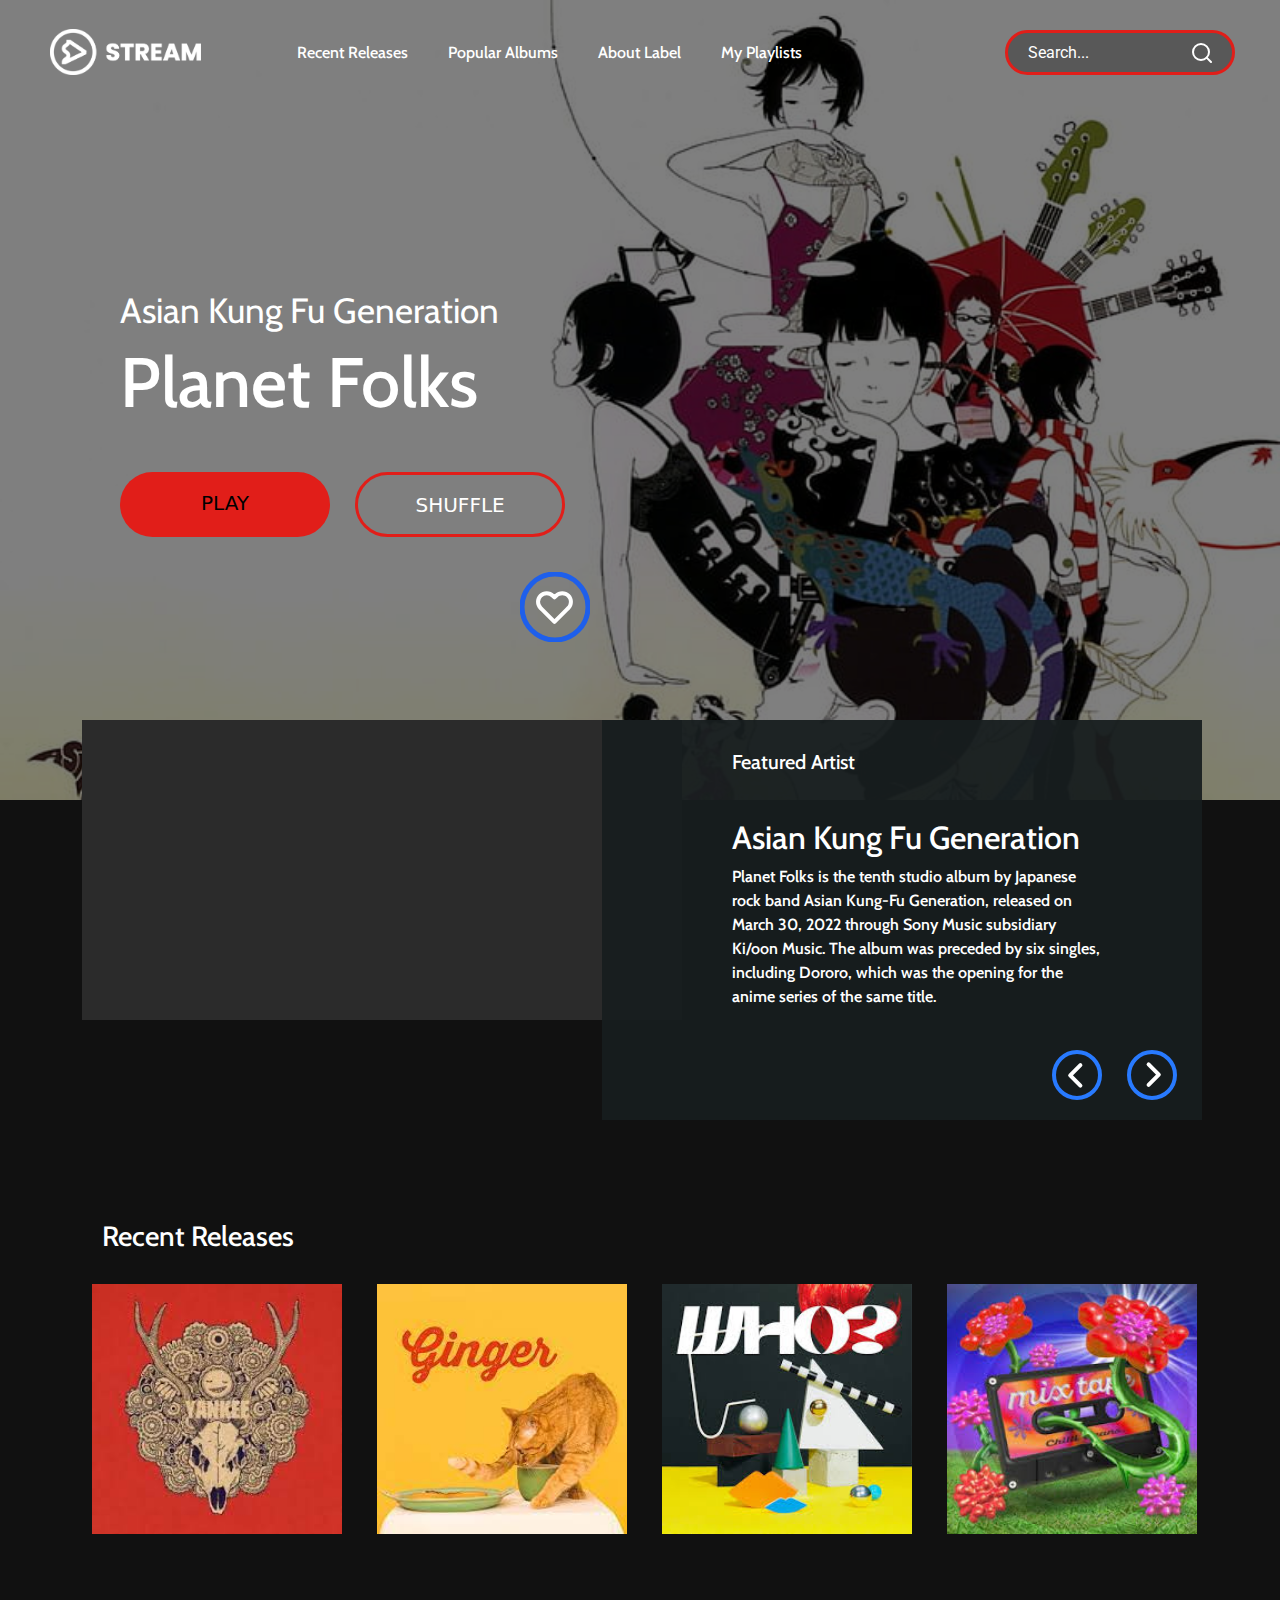
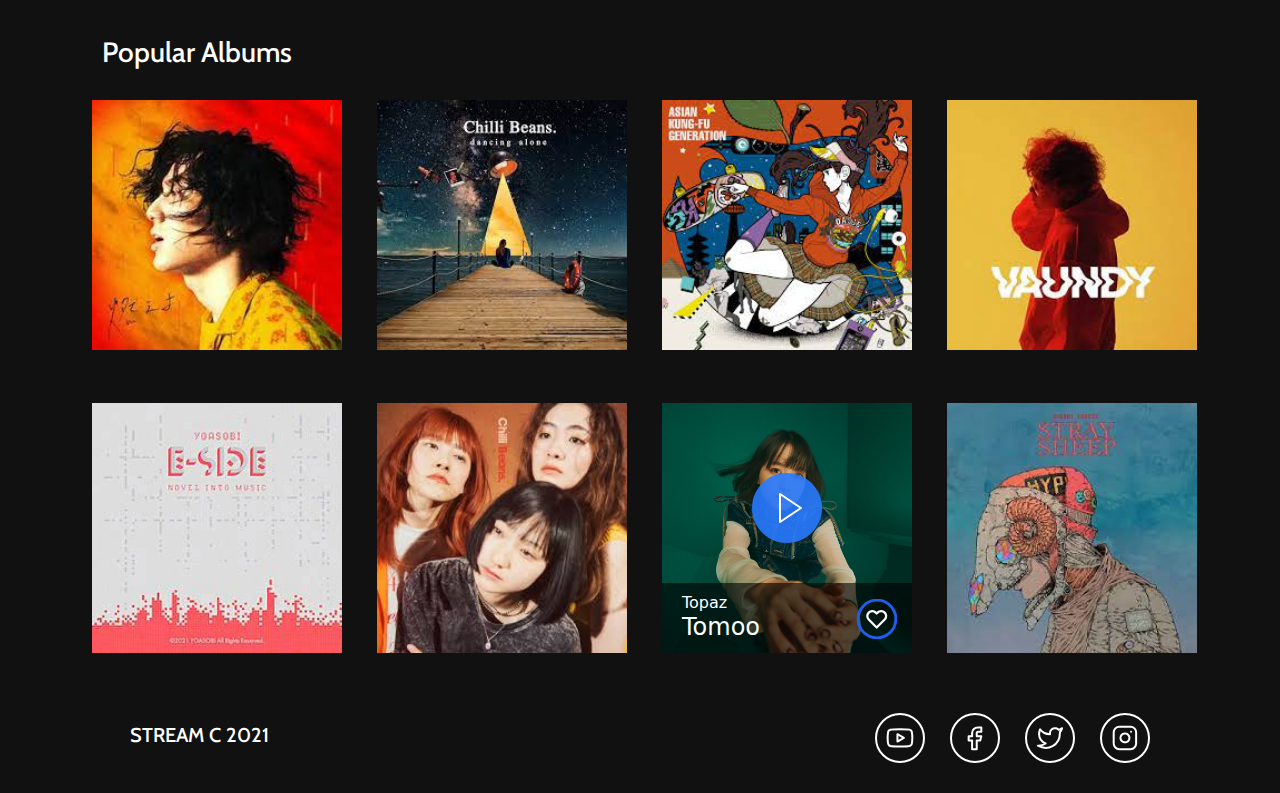
<file: index.html>
<!DOCTYPE html>
<html lang="en">
<head>
    <meta charset="UTF-8">
    <meta http-equiv="X-UA-Compatible" content="IE=edge">
    <meta name="viewport" content="width=device-width, initial-scale=1.0">
    <title>Page 1</title>

    <!--External Sources-->
    <link rel="stylesheet" href="https://cdn.jsdelivr.net/npm/bootstrap@5.2.3/dist/css/bootstrap.min.css">
    <script src="https://cdn.jsdelivr.net/npm/bootstrap@5.2.3/dist/js/bootstrap.min.js"></script>
    <link rel="preconnect" href="https://fonts.googleapis.com">
    <link rel="preconnect" href="https://fonts.gstatic.com" crossorigin>
    <link href="https://fonts.googleapis.com/css2?family=Cabin&family=Roboto:wght@400;700&display=swap" rel="stylesheet">
    <link href="https://fonts.googleapis.com/css2?family=Cabin&family=Roboto:wght@400;700&display=swap" rel="stylesheet">

    <!--Internal Sources-->
    <link rel="stylesheet" href="css/main.css">
 
</head>
<body>
    <header>
        <nav>
            <div class="container-fluid">
                <div class="row">
                <div class="col-2">
                    <div class="logo">
                        <a href="index.html"><img style="width: 80%;height: 80%;" src="assets/stream_logo_white.png" alt="company logo"></a>
                    </div>
                </div>
                <div class="col-7">
                    <div class="nav-con">
                        <ul>  
                            <a href="#txt"><li>Recent Releases</li></a>
                            <a href="#popular"><li>Popular Albums</li></a>
                            <a href="pages/about.html"><li>About Label</li></a>
                            <a href="pages/playlist.html"><li>My Playlists</li></a>  
                        </ul>
                    </div>
                </div>
                <div class="col-3">
                    <div class="button">
                        Search...
                        <img src="assets/search_icon.svg" alt="search icon">
                    </div>
                </div>
                </div>
            </div>
        </nav>
        <div class="overlay-header">
            <h3>Asian Kung Fu Generation</h3>
            <h1>Planet Folks</h1>

                <div class="btn inverted"><h5>PLAY</h5></div>
                <div class="btn normal"><h5>SHUFFLE</h5></div>
                <div class="btn-like">
                    <img src="assets/heart_icon.svg" alt="Heart Icon">
                </div>      
        </div> 
    </header>

    <div class="container">
        <div class="row">
            <div class="col-6">
                <div class="col-left">
                    <iframe style="position:relative; z-index: 2;" width="600" height="300" src="https://www.youtube.com/embed/L9jpMYn8q0g" title="YouTube video player" frameborder="0" allow="accelerometer; autoplay; clipboard-write; encrypted-media; gyroscope; picture-in-picture; web-share" allowfullscreen></iframe>
                </div>
            </div>
            <div class="col-6">
                <div class="col-right">
                    <div class="text">
                        <h5>Featured Artist</h5>
                        <h2>Asian Kung Fu Generation</h2>
                        <p>Planet Folks is the tenth studio album by Japanese rock band Asian Kung-Fu Generation, released on March 30, 2022 through Sony Music subsidiary Ki/oon Music. The album was preceded by six singles, including Dororo, which was the opening for the anime series of the same title.</p>
                    </div>
                    <div class="btn-slider">
                        <img src="assets/left_arrow_icon.svg" alt="left arrow icon">
                        <img src="assets/right_arrow_icon.svg" alt="right arrow icon">
                    </div>
                </div>
            </div>
        </div>
    <section>
        <div id="txt">
            <h3>Recent Releases</h3>
        </div>

        <div class="row">
            
                <div class="col-3">
                        <div class="col-box video-one">
                            <div class="overlay">
                                <div class="icon">
                                    <img src="assets/play_icon.svg" alt="play icon">
                                </div>
                                
                                <div class="content">
                                    <div class="skrif">
                                        <p>Yankee</p>
                                        <h4>Kenshi Yonezu</h4>
                                    </div>
                                    <div class="like">
                                        <img style="width: 40px; height: 40px;"src="assets/heart_icon.svg" alt="Heart Icon">
                                    </div> 
                                </div>  
                            </div>
                        </div>
                </div>
                <div class="col-3">
                    <div class="col-box two">
                        <div class="overlay">
                            <div class="icon">
                                <img src="assets/play_icon.svg" alt="play icon">
                            </div>
                            
                            <div class="content">
                                <div class="skrif">
                                    <p>Ginger</p>
                                    <h4>Tomoo</h4>
                                </div>
                                <div class="like">
                                    <img style="width: 40px; height: 40px;" src="assets/heart_icon.svg" alt="Heart Icon">
                                </div> 
                            </div> 
                        </div>
                    </div>
                </div>
                <div class="col-3">
                    <div class="col-box three">
                        <div class="overlay">
                            <div class="icon">
                                <img src="assets/play_icon.svg" alt="play icon">
                            </div>
                            
                            <div class="content">
                                <div class="skrif">
                                    <p>Who?</p>
                                    <h4>Ikimono Gakari</h4>
                                </div>
                                <div class="like">
                                    <img style="width: 40px; height: 40px;" src="assets/heart_icon.svg" alt="Heart Icon">
                                </div> 
                            </div>  
                        </div>
                    </div>
                </div>
                <div class="col-3">
                    <div class="col-box four">
                        <div class="overlay">
                            <div class="icon">
                                <img src="assets/play_icon.svg" alt="play icon">
                            </div>
                            
                            <div class="content">
                                <div class="skrif">
                                    <p>Mix Tape</p>
                                    <h4>Chilli Beans</h4>
                                </div>
                                <div class="like">
                                    <img style="width: 40px; height: 40px;"src="assets/heart_icon.svg" alt="Heart Icon">
                                </div> 
                            </div> 
                        </div>
                    </div>
                </div>
            
        </div>
    </section>
    <section>
        <div id="popular">
            <h3>Popular Albums</h3>
        </div>

        <div class="row">
                <div class="col-3">
                    <div class="col-box video-two">
                        <div class="overlay">
                            <div class="icon">
                                <img src="assets/play_icon.svg" alt="play icon">
                            </div>
                            
                            <div class="content">
                                <div class="skrif">
                                    <p>Love All Serve All</p>
                                    <h4>Fuji Kaze</h4>
                                </div>
                                <div class="like">
                                    <img style="width: 40px; height: 40px;" src="assets/heart_icon.svg" alt="Heart Icon">
                                </div> 
                            </div>   
                        </div>
                    </div>
                </div>
                <div class="col-3">
                    <div class="col-box iitwo">
                        <div class="overlay">
                            <div class="icon">
                                <img src="assets/play_icon.svg" alt="play icon">
                            </div>
                            
                            <div class="content">
                                <div class="skrif">
                                    <p>Dance Alone</p>
                                    <h4>Chilli Beans</h4>
                                </div>
                                <div class="like">
                                    <img style="width: 40px; height: 40px;" src="assets/heart_icon.svg" alt="Heart Icon">
                                </div> 
                            </div> 
                        </div>
                    </div>
                </div>
                <div class="col-3">
                    <div class="col-box iithree">
                        <div class="overlay">
                            <div class="icon">
                                <img src="assets/play_icon.svg" alt="play icon">
                            </div>
                            
                            <div class="content">
                                <div class="skrif">
                                    <p>荒野を歩け</p>
                                    <h4>Asian Kung Fu...</h4>
                                </div>
                                <div class="like">
                                    <img style="width: 40px; height: 40px;" src="assets/heart_icon.svg" alt="Heart Icon">
                                </div> 
                            </div> 
                        </div>
                    </div>
                </div>
                <div class="col-3">
                    <div class="col-box iifour">
                        <div class="overlay">
                            <div class="icon">
                                <img src="assets/play_icon.svg" alt="play icon">
                            </div>
                            
                            <div class="content">
                                <div class="skrif">
                                    <p>Strobo</p>
                                    <h4>Vaundy</h4>
                                </div>
                                <div class="like">
                                    <img style="width: 40px; height: 40px;" src="assets/heart_icon.svg" alt="Heart Icon">
                                </div> 
                            </div> 
                        </div>
                    </div>
           
        </div>
        </div>

        <div class="row">
            
                <div class="col-3">
                        <div class="col-box video-three">
                            <div class="overlay">
                                <div class="icon">
                                    <img src="assets/play_icon.svg" alt="play icon">
                                </div>
                                
                                <div class="content">
                                    <div class="skrif">
                                        <p>E-Side</p>
                                        <h4>Yoasobi</h4>
                                    </div>
                                    <div class="like">
                                        <img style="width: 40px; height: 40px;"src="assets/heart_icon.svg" alt="Heart Icon">
                                    </div> 
                                </div> 
                            </div>
                        </div>
                </div>
                <div class="col-3">
                        <div class="col-box iiione">
                            <div class="overlay">
                                <div class="icon">
                                    <img src="assets/play_icon.svg" alt="play icon">
                                </div>
                                
                                <div class="content">
                                    <div class="skrif">
                                        <p>Chilli Beans</p>
                                        <h4>Chilli Beans</h4>
                                    </div>
                                    <div class="like">
                                        <img style="width: 40px; height: 40px;"src="assets/heart_icon.svg" alt="Heart Icon">
                                    </div> 
                                </div> 
                            </div>
                        </div>
                </div>

            <!--IDK what happened here bro-->

                <div class="col-3">
                        <div class="col-box tomoo">
                            <div class="icon">
                                <img src="assets/play_icon.svg" alt="play icon">
                            </div>
                            
                            <div class="content">
                                <div class="skrif">
                                    <p>Topaz</p>
                                    <h4>Tomoo</h4>
                                </div>
                                <div class="like">
                                    <img style="width: 40px; height: 40px;" src="assets/heart_icon.svg" alt="Heart Icon">
                                </div> 
                            </div> 
                        </div>
                </div>
                <div class="col-3">
                        <div class="col-box iiithree">
                            <div class="overlay">
                                <div class="icon">
                                    <img src="assets/play_icon.svg" alt="play icon">
                                </div>
                                
                                <div class="content">
                                    <div class="skrif">
                                        <p>Sheep</p>
                                        <h4>Kenshi Yonezu</h4>
                                    </div>
                                    <div class="like">
                                        <img style="width: 40px; height: 40px;" src="assets/heart_icon.svg" alt="Heart Icon">
                                    </div> 
                                </div> 
                            </div>
                        </div>
                </div>
        </div>
    </section>
    </div>    

    <footer>
        <div class="text">
            <h5>STREAM C 2021</h5>
        </div>
        <div class="socials">
            <a href="https://www.youtube.com/" target="blank"><img src="assets/youtube_icon.svg" alt=""></a>
            <a href="https://www.facebook.com/" target="blank"><img src="assets/facebook_icon.svg" alt=""></a>
            <a href="https://twitter.com/" target="blank"><img src="assets/twitter_icon.svg" alt=""></a>
            <a href="https://www.instagram.com/" target="blank"><img src="assets/instagram_icon.svg" alt=""></a>
        </div>
    </footer> 
</body>
</html>

<!--I'm going to sleep now TT-->
</file>
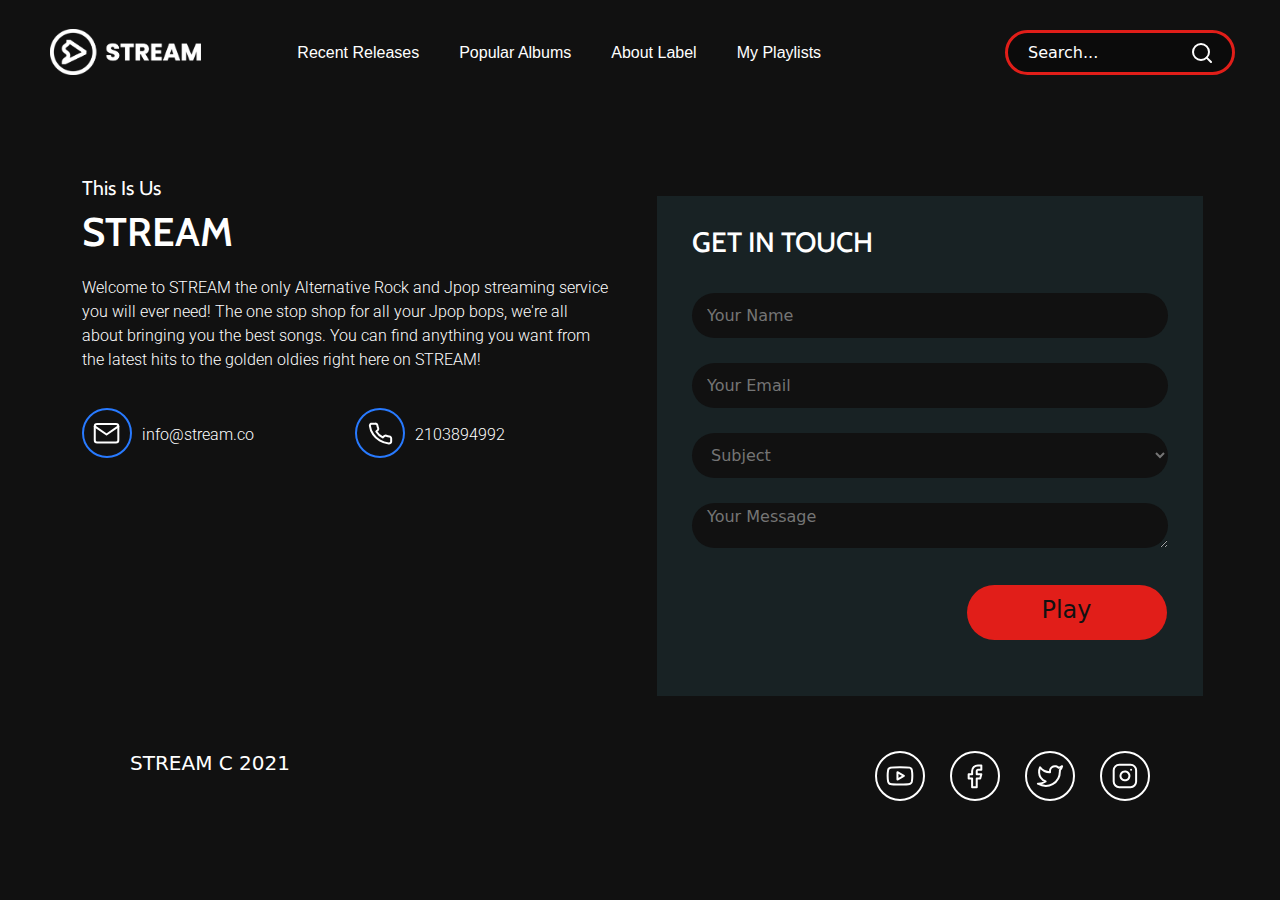
<file: pages/about.html>
<!DOCTYPE html>
<html lang="en">
<head>
    <meta charset="UTF-8">
    <meta http-equiv="X-UA-Compatible" content="IE=edge">
    <meta name="viewport" content="width=device-width, initial-scale=1.0">
    <title>About Us</title>

    <!--External Sources-->
    <link rel="stylesheet" href="https://cdn.jsdelivr.net/npm/bootstrap@5.2.3/dist/css/bootstrap.min.css">
    <script src="https://cdn.jsdelivr.net/npm/bootstrap@5.2.3/dist/js/bootstrap.min.js"></script>
    <link rel="preconnect" href="https://fonts.googleapis.com">
    <link rel="preconnect" href="https://fonts.gstatic.com" crossorigin>
    <link href="https://fonts.googleapis.com/css2?family=Cabin&family=Roboto:wght@400;700&display=swap" rel="stylesheet">
    <link href="https://fonts.googleapis.com/css2?family=Cabin&family=Roboto:wght@400;700&display=swap" rel="stylesheet">

    <!--Internal Sources-->
    <link rel="stylesheet" href="../css/about.css">
 
</head>
<body>
    <nav>
        <div class="container-fluid">
            <div class="row">
            <div class="col-2">
                <div class="logo">
                    <a href="../index.html"><img style="width: 80%;height: 80%;" src="../assets/stream_logo_white.png" alt="company logo"></a>
                </div>
            </div>
            <div class="col-7">
                <div class="nav-con">
                    <ul>  
                        <li>Recent Releases</li>
                        <li>Popular Albums</li>
                        <a href="about.html"><li class="active">About Label</li></a>
                        <a href="../pages/playlist.html"><li>My Playlists</li></a>  
                    </ul>
                </div>
            </div>
            <div class="col-3">
                <div class="button">
                    Search...
                    <img src="../assets/search_icon.svg" alt="search icon">
                </div>
            </div>
            </div>
        </div>
    </nav>  

    <div class="container">
        <div class="row">
            <div class="col-6">
                <div class="about-box">
                    <h5>This Is Us</h5>
                    <h1>STREAM</h1>
                    <p>Welcome to STREAM the only Alternative Rock and Jpop streaming service you will ever need! The one stop shop for all your Jpop bops, we're all about bringing you the best songs. You can find anything you want from the latest hits to the golden oldies right here on STREAM!</p>
                    <div class="media-box">
                        <div class="email-box">
                            <img src="../assets/email_icon.svg">
                            <p>info@stream.co</p>
                        </div>
                        <div class="phone-box">
                            <img src="../assets/phone_icon.svg">
                            <p>2103894992</p>
                        </div>
                    </div>
                    <div class="map-box">
                        <iframe style="width: 100%; height: 217px;" src="https://www.google.com/maps/embed?pb=!1m18!1m12!1m3!1d3589.3210306023393!2d28.20736471484329!3d-25.891815057633426!2m3!1f0!2f0!3f0!3m2!1i1024!2i768!4f13.1!3m3!1m2!1s0x1e956608911ce097%3A0x519896b4b6eda40a!2sOpen%20Window!5e0!3m2!1sen!2sza!4v1681032103515!5m2!1sen!2sza" width="600" height="450" style="border:0;" allowfullscreen="" loading="lazy" referrerpolicy="no-referrer-when-downgrade"></iframe>
                    </div>
                </div>
            </div>
            <div class="col-6">
                <div class="contact-box">
                    <form>
                        <h3>GET IN TOUCH</h3>  
                        <input class="input-el" type="text" placeholder="Your Name">
                        <input class="input-el" type="email" placeholder="Your Email" required>
                        <select class="input-el">
                          <option>Subject</option>
                          <option>Subject 1</option>
                          <option>Subject 2</option>
                        </select>
                        <textarea row= "3" class="input-el area" placeholder="Your Message"></textarea>
                        <button class="btn-el" type="submit" selected="selected"><h4>Play</h4></button>
                      </form>
                </div>
            </div>
        </div> 
     </div>    
     <footer>
        <div class="text">
            <h5>STREAM C 2021</h5>
        </div>
        <div class="socials">
            <a href="https://www.youtube.com/" target="blank"><img src="../assets/youtube_icon.svg" alt=""></a>
            <a href="https://www.facebook.com/" target="blank"><img src="../assets/facebook_icon.svg" alt=""></a>
            <a href="https://twitter.com/" target="blank"><img src="../assets/twitter_icon.svg" alt=""></a>
            <a href="https://www.instagram.com/" target="blank"><img src="../assets/instagram_icon.svg" alt=""></a>
        </div>
    </footer> 
</body>
</html>
</file>
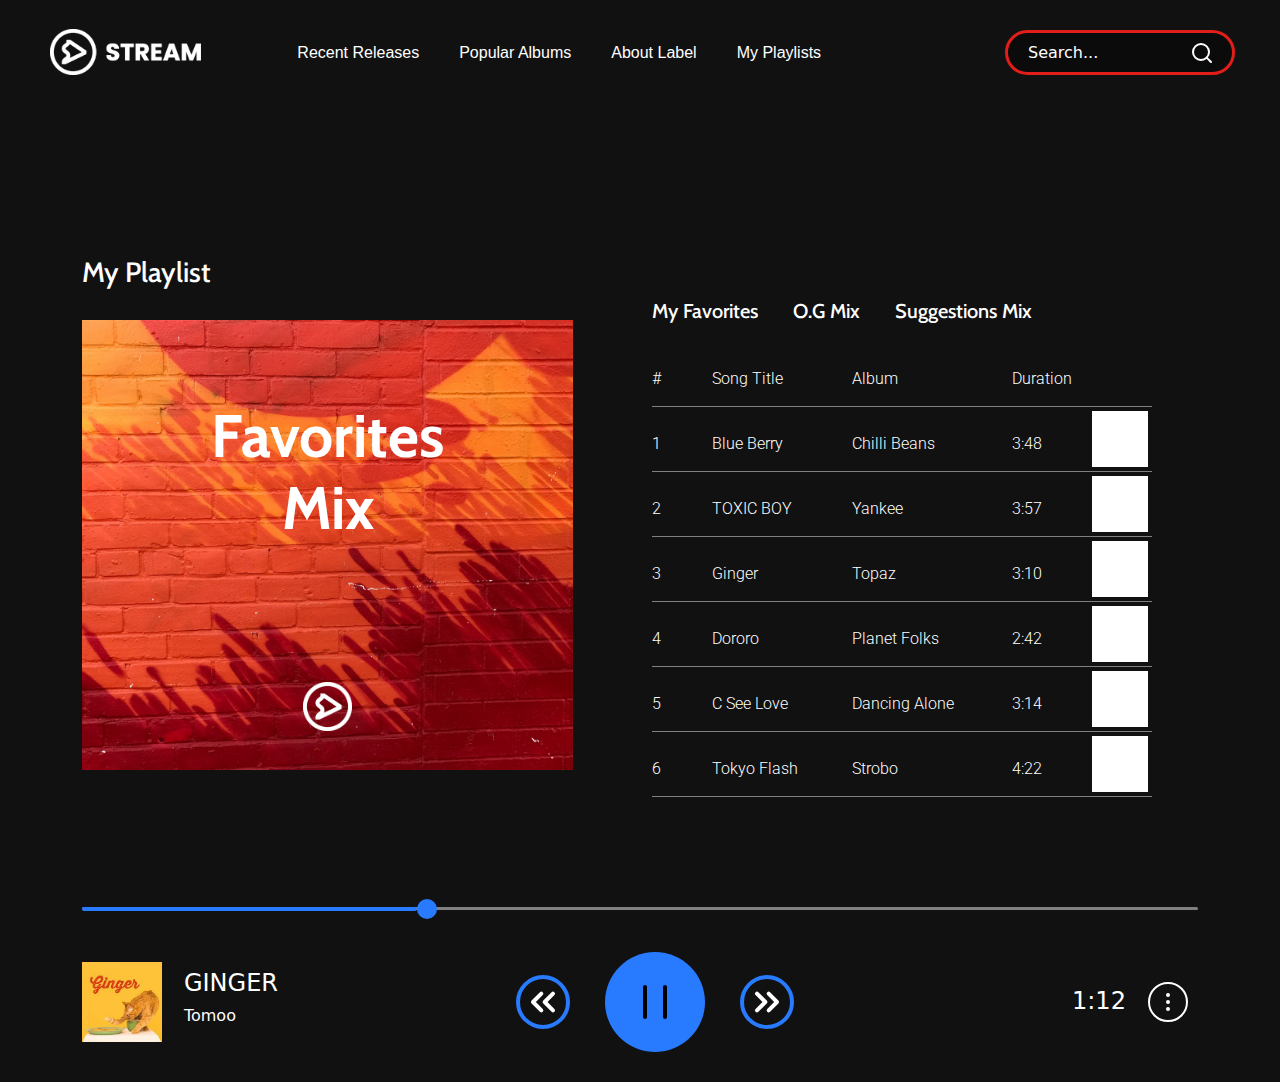
<file: pages/playlist.html>
<!DOCTYPE html>
<html lang="en">
<head>
    <meta charset="UTF-8">
    <meta http-equiv="X-UA-Compatible" content="IE=edge">
    <meta name="viewport" content="width=device-width, initial-scale=1.0">
    <title>Page 1</title>

    <!--External Sources-->
    <link rel="stylesheet" href="https://cdn.jsdelivr.net/npm/bootstrap@5.2.3/dist/css/bootstrap.min.css">
    <script src="https://cdn.jsdelivr.net/npm/bootstrap@5.2.3/dist/js/bootstrap.min.js"></script>
    <link rel="preconnect" href="https://fonts.googleapis.com">
    <link rel="preconnect" href="https://fonts.gstatic.com" crossorigin>
    <link href="https://fonts.googleapis.com/css2?family=Cabin&family=Roboto:wght@400;700&display=swap" rel="stylesheet">
    <link href="https://fonts.googleapis.com/css2?family=Cabin&family=Roboto:wght@400;700&display=swap" rel="stylesheet">

    <!--Internal Sources-->
    <link rel="stylesheet" href="../css/playlist.css">
 
</head>
<body>
    <nav>
        <div class="container-fluid">
            <div class="row">
            <div class="col-2">
                <div class="logo">
                    <a href="../index.html"><img style="width: 80%;height: 80%;" src="../assets/stream_logo_white.png" alt="company logo"></a>
                </div>
            </div>
            <div class="col-7">
                <div class="nav-con">
                    <ul>  
                        <li>Recent Releases</li>
                        <li>Popular Albums</li>
                        <a href="../pages/about.html"><li>About Label</li></a>
                        <a href="playlist.html"><li>My Playlists</li></a>  
                    </ul>
                </div>
            </div>
            <div class="col-3">
                <div class="button">
                    Search...
                    <img src="../assets/search_icon.svg" alt="search icon">
                </div>
            </div>
            </div>
        </div>
    </nav>
       
    <div class="container">
        <div class="row">
            <div class="col-6">
                <div id="play">
                    <h3>My Playlist</h3>
                </div>
                <div class="favorite">
                    <div class="inside">
                        <h1>Favorites <br> Mix</h1>
                        <img style="width: 10%; height: 10%;" src="../assets/stream_small_logo_white.png" alt="logo">
                    </div>
                </div>
            </div>
            <div class="col-6">
                <div class="table">
                    <div class="tab-titles">
                        <p>My Favorites</p>
                        <p>O.G Mix</p>
                        <p>Suggestions Mix</p>
                    </div>
                    <div class="songs">
                        <div class="colms num">#</div>
                        <div class="colms title">Song Title</div>
                        <div class="colms album">Album</div>
                        <div class="colms time">Duration</div>
                    </div>
                    <div class="songs">
                        <div class="colms num">1</div>
                        <div class="colms title">Blue Berry</div>
                        <div class="colms album">Chilli Beans</div>
                        <div class="colms time">3:48</div>
                        <div class="colms dots">
                            <img src="../assets/options_media_icon.svg">
                        </div>
                        <div ></div>
                    </div>
                    <div class="songs">
                        <div class="colms num">2</div>
                        <div class="colms title">TOXIC BOY</div>
                        <div class="colms album">Yankee</div>
                        <div class="colms time">3:57</div>
                        <div class="colms dots">
                            <img src="../assets/options_media_icon.svg">
                        </div>
                    </div>
                    <div class="songs">
                        <div class="colms num">3</div>
                        <div class="colms title">Ginger</div>
                        <div class="colms album">Topaz</div>
                        <div class="colms time">3:10</div>
                        <div class="colms dots">
                            <img src="../assets/options_media_icon.svg">
                        </div>
                    </div>
                    <div class="songs">
                        <div class="colms num">4</div>
                        <div class="colms title">Dororo</div>
                        <div class="colms album">Planet Folks</div>
                        <div class="colms time">2:42</div>
                        <div class="colms dots">
                            <img src="../assets/options_media_icon.svg">
                        </div>
                    </div>
                    <div class="songs">
                        <div class="colms num">5</div>
                        <div class="colms title">C See Love</div>
                        <div class="colms album">Dancing Alone</div>
                        <div class="colms time">3:14</div>
                        <div class="colms dots">
                            <img src="../assets/options_media_icon.svg">
                        </div>
                    </div>
                    <div class="songs">
                        <div class="colms num">6</div>
                        <div class="colms title">Tokyo Flash</div>
                        <div class="colms album">Strobo</div>
                        <div class="colms time">4:22</div>
                        <div class="colms dots">
                            <img src="../assets/options_media_icon.svg">
                        </div>
                    </div>
                </div>
            </div>

            <div class="line-element">
                <div class="line">
                    <div class="line-fill"></div>
                </div>
                <div class="marker"></div>
            </div>

            <div class="col-4">
                <div class="thumb">
        
                </div>
                <div class="thumb-text">
                    <h4>GINGER</h4>
                    <h6>Tomoo</h6>
                </div>
            </div>
            <div class="col-4">
                <div class="icons">
                    <img src="../assets/previous_media_icon.svg" alt="">
                    <img src="../assets/pause_media_icon.svg" alt="">
                    <img src="../assets/next_media_icon.svg" alt="">
                </div>
            </div>
            <div class="col-4">
                <div class="tme">
                    <h4>1:12</h4>
                    <img src="../assets/options_media_icon.svg" alt="">
                </div>
            </div>
        </div>

    </div>   
</body>
</html>
</file>
<file: css/main.css>
body{
    background: rgb(17, 17, 17);
}
.logo{
    text-align: right;
    margin-top: 29px;
}
.nav-con{
    margin-right: 150px;
    width: 1100px;
    height: 80px;
    font-family: 'Cabin', sans-serif;
    font-weight: 500;
}
.nav-con ul{
    list-style: none;
}
.nav-con li{
    float: left;
    margin-left: 40px;
    margin-top: 25px;  
    color: white;
} 
.button{
    margin: 0 auto;
    width: 230px;
    height: 45px;
    margin-top: 30px;
    background-color: rgba(0, 0, 0, 0.3);
    border-radius: 25px;
    border: 3px solid #E11E19;
    padding-left: 20px;
    padding-top: 8px;
    color: white;
    font-family: 'Roboto', sans-serif;
    font-weight: 400;
}
.button img{
    float: right;
    margin-right: 20px;
    padding-top: 2px;
}

header{
    width: 100%;
    height: 800px;
    background-image: url("../assets/alternative-rock.jpg");
    background-position: none;
    background-size: cover;
    color: white;
}
header h3{
    margin-top: 90px;
    font-family: 'Cabin', sans-serif;
    font-weight: 400;
    font-size: 35px;
}
header h1{
    font-family: 'Cabin', sans-serif;
    font-weight: 500;
    font-size: 70px;
}
.overlay-header{
    width: 100%;
    height: 800px;
    background-color: rgba(0, 0, 0, 0.5);
    padding-left: 120px;
    padding-top: 200px;
    margin-top: -96px;
}
.btn{
    width: 210px;
    height: 65px;
    margin-right: 20px;
    border-radius: 50px;
    padding-top: 18px;
}
.inverted{
    margin-top: 40px;
    background-color:#E11E19 ;
    color: black;
}
.normal{
    margin-top: 40px;
    color: white;
    background-color: none;
    border: 3px solid #E11E19;
    padding-top: 18px;

}
.normal:hover{
    color: black;
    background-color:#E11E19 ;
    padding-top: 18px;

}
.inverted:hover{
    cursor: pointer;
    border: 3px solid #E11E19;
    color: white;
    padding-top: 16px;

}
.btn-like{
    float: right;
    margin-right: 690px;
    margin-top: 35px;
}

.col-left{
    width: 600px;
    height: 300px;
    margin: auto 0;
    margin-top: -80px;
    background-color: #2b2b2b;
}
.col-right{
    width: 600px;
    height: 400px;
    background-color:
    #171e1ff1;
    margin-left: -50px;
    margin-bottom: 50px;
    margin-top: -80px;
    color: white;
}
.text{
    margin-top: 5px;
    width: 500px;
    padding-top: 25px;
    padding-left: 100px;
    font-family: 'Roboto', sans-serif;
    font-weight: 400;
}
.text h2{
    font-family: 'Cabin', sans-serif;
    font-weight: 500;
    margin-top: 45px;
}
.btn-slider{
    padding-top: 330px;
    padding-left: 430px;
 
}
.btn-slider img{
    padding-left: 20px;

}

.col-box{
    width: 250px;
    height: 250px;
    margin-left: 10px;
    margin-bottom: 40px;
}  
.overlay{
    width: 250px;
    height: 250px;
    background-color: rgba(0, 0,0,0.4);
    opacity: 0;
} 
.overlay:hover{
    cursor: pointer;
    opacity: 1;
} 
.icon{
    text-align: center;
    padding-top: 70px;
}
.content{
    width: 250px;
    height: 70px;
    margin-top: 40px;
    background-color: rgba(0, 0, 0, 0.6);
    color: white;
}
.skrif{
    float: left;
}
.skrif p{
    padding-top: 8px;
    padding-left: 20px;
}
.skrif h4{
    padding-left: 20px;
    margin-top: -18px;
}

.like{
    float: right;
    margin-top: 16px;
    margin-right: 15px;
}

#txt{
    margin-left: 20px;
    margin-top: 50px;
    margin-bottom: 30px;
    color: white;
    font-family: 'Cabin', sans-serif;
    font-weight: 400;
}
.video-one{
    background-image: url("../assets/yankee.jpg");
    background-size: cover;
    background-position: center;
}
.two{
    background-image: url("../assets/ginger.jpg");
    background-size: cover;
    background-position: center;
}
.three{
    background-image: url("../assets/who.jpg");
    background-size: cover;
    background-position: center;
}
.four{
    background-image: url("../assets/mix.jpg");
    background-size: cover;
    background-position: center;
}
#popular{
    margin-left: 20px;
    margin-top: 50px;
    margin-bottom: 30px;
    color: white;
    font-family: 'Cabin', sans-serif;
    font-weight: 400;
}
.video-two{
    background-image: url("../assets/fuji_kaze.jpg");
    background-size: cover;
    background-position: center;
}
.iitwo{
    background-image: url("../assets/chillibeans.png");
    background-size: cover;
    background-position: center;
}
.iithree{
    background-image: url("../assets/kungfu.jpg");
    background-size: cover;
    background-position: center;
}
.iifour{
    background-image: url("../assets/vaundy.jpg");
    background-size: cover;
    background-position: center;
}
.video-three{
    background-image: url("../assets/yaosobi.jpg");
    background-size: cover;
    background-position: center;
}
.iiione{
    background-image: url("../assets/chilli.jpg");
    background-size: cover;
    background-position: center;
}
.tomoo{
    background-image: url("../assets/tomoo.jpg");
    background-size: cover;
    background-position: center;
}
.iiithree{
    background-image: url("../assets/sheep.jpg");
    background-size: cover;
    background-position: center;
}

footer{
    width: 100%;
    height: 100px;
    color: white;
}
.text{
    float: left;
    padding-left: 130px;
    font-family: 'Cabin', sans-serif;
    font-weight: 600;
}
.socials{
    float: right;
    margin-right: 130px;   
    padding-top: 20px;
}
.socials img{
    margin-left: 20px;
}
</file>
<file: css/about.css>
body{
    background: rgb(17, 17, 17);
}
.logo{
    text-align: right;
    margin-top: 29px;
}
.nav-con{
    margin-right: 150px;
    width: 1100px;
    height: 80px;
    color: white;
    font-family: 'Open Sans', sans-serif;
    font-weight: 400;
}
.nav-con ul{
    list-style: none;
}
.nav-con li{
    float: left;
    margin-left: 40px;
    margin-top: 25px;  
    color: white;
} 
.button{
    margin: 0 auto;
    width: 230px;
    height: 45px;
    margin-top: 30px;
    background-color: rgba(0, 0, 0, 0.3);
    border-radius: 25px;
    border: 3px solid #E11E19;
    padding-left: 20px;
    padding-top: 8px;
    color: white;
}
.button img{
    float: right;
    margin-right: 20px;
    padding-top: 2px;
}
.about-box{
    width: 100%;
    height: 520px;
    margin-top: 80px;
    color:white;
    margin-bottom: 20px;
}
.about-box h5{
    font-family: 'Cabin', sans-serif;
    font-weight: 400;
}
.about-box h1{
    font-family: 'Cabin', sans-serif;
    font-weight: 600;
}
.about-box p{
    margin-top: 20px;
    width: 530px;
    font-family: 'Roboto', sans-serif;
    font-weight: 300;
}
.media-box{
    width: 100%;
    height: 90px;
}
.email-box{
    padding-top: 20px;
    width: 50%;
    height: 90px;
    float: left;

}
.email-box img{
    float: left;
}
.email-box p{
    margin-top: 15px;
    padding-left: 60px;
}
.phone-box{
    padding-right: 250px;
    padding-top: 20px;
    width: 50%;
    height: 90px;
    float: right;
}
.phone-box img{
    float: left;
}
.phone-box p{
    margin-top: 15px;
    padding-left: 60px;
}
.contact-box{
    width: 100%;
    height: 500px;
    background-color: lightgrey;
    margin-top: 100px;
    margin-left: 5px;
    color: black;
} 
form{
    width: 100%;
    height: 500px;
    margin: 0 auto;
    background-color:
    #182224;
    padding-left: 35px;
    padding-right: 35px;
    padding-top: 30px;
    padding-bottom: 25px;
    color: white;
}
form h3{
    font-family: 'Cabin', sans-serif;
    font-weight: 500;
}
.input-el{
    width: 100%;
    height: 45px;
    margin-top: 25px;
    padding-left: 15px;
    border: none;
    border-radius: 25px;
    background-color: rgb(17, 17, 17);
    color: rgb(117, 117, 117);
}
.btn-el{
    width: 200px;
    height: 55px;
    margin-top: 30px;
    padding-left: 5px;
    padding-top: 5px;
    border: none;
    border-radius: 30px;
    background-color: #E11E19;
    color: rgb(17, 17, 17) ;
    margin-left:275px;
    
}
footer{
    width: 100%;
    height: 100px;
    margin-top: 35px;
    color: white;
}
.text{
    float: left;
    padding-left: 130px;
}
.socials{
    float: right;
    margin-right: 130px;   
}
.socials img{
    margin-left: 20px;
}
</file>
<file: css/playlist.css>
body{
    background: rgb(17, 17, 17);
}
.logo{
    text-align: right;
    margin-top: 29px;
}
.nav-con{
    margin-right: 150px;
    width: 1100px;
    height: 80px;
    color: white;
    font-family: 'Open Sans', sans-serif;
    font-weight: 400;
}
.nav-con ul{
    list-style: none;
}
.nav-con li{
    float: left;
    margin-left: 40px;
    margin-top: 25px;  
    color: white;
} 
.button{
    margin: 0 auto;
    width: 230px;
    height: 45px;
    margin-top: 30px;
    background-color: rgba(0, 0, 0, 0.3);
    border-radius: 25px;
    border: 3px solid #E11E19;
    padding-left: 20px;
    padding-top: 8px;
    color: white;
}
.button img{
    float: right;
    margin-right: 20px;
    padding-top: 2px;
}
#play{
    margin-top: 160px;
    margin-bottom:-200px;
    color: white;
    font-family: 'Cabin', sans-serif;
    font-weight: 700;
}
.favorite{
    width: 90%;
    height: 450px;
    margin-top: 230px;
    background-image: url(../assets/tools-for-motivation-KvTOwKoji7g-unsplash.jpg);
    background-size: cover;
    background-position: center;
    color: white;
    text-align: center;
}
.inside h1{
    padding-top: 80px;
    font-family: 'Cabin', sans-serif;
    font-weight: 700;
    font-size: 60px;
}
.inside img{
    padding-top: 130px;
}
.table{
    width: 100%;
    height: 500px;
    margin-top: 200px;
}
.tab-titles{
    color: white;
    margin-bottom: 10px;
    font-family: 'Cabin', sans-serif;
    font-weight: 500;
    font-size: 20px;
}
.tab-titles p{
    float: left;
    margin-right: 35px;
}
.num{
    width: 10px;
}
.title{
    width: 90px;
}
.album{
    width: 110px;
}
.time{
    width: 30px;
}
.dots{
    margin-left: 440px;
    width: 10;
    margin-top: -45px;
}
.songs{
    width: 500px;
    height: 40px;
    color: white;
    float: left;
    margin-top: 25px;
    border-bottom: 1px solid grey;
    font-family: 'Roboto', sans-serif;
    font-weight: 300;
}
.colms{
   float: left;
   margin-right: 50px;
   
}

.line-element{
    width: 100%;
    height: 50px;
    margin-top: 70px;
    margin-bottom: 20px;
}
.line{
    width: 100%;
    height: 3px;
    margin-top: 25px;
    background-color:gray;
    border-radius: 2px;
}
.line-fill{
    width: 30%;
    height: 4px;
    background-color: #287AFF;
    border-radius: 2px;
}
.marker{
    width: 20px;
    height: 20px;
    background-color: #287AFF;
    margin-left: 30%;
    margin-top: -11px;
    border-radius: 50%;

}
.thumb{
    width: 80px;
    height: 80px;
    margin-top: 10px;
    background-image: url(../assets/ginger.jpg) ;
    background-size: cover;
    background-position: center;
    float: left;
}
.thumb-text{
    float: right;
    color: white;
    padding-right: 160px;
    padding-top: 17px;
}
.icons{
    text-align: center;
    margin-bottom: 30px;
}
.icons img{
    padding-left: 30px;
}
.tme h4{
    float: left;
    margin-top: 35px;
    color: white;
    padding-left: 230px;
}
.tme img{
    float: right;
    margin-top: 30px;
    padding-right: 10px;
}
</file>
